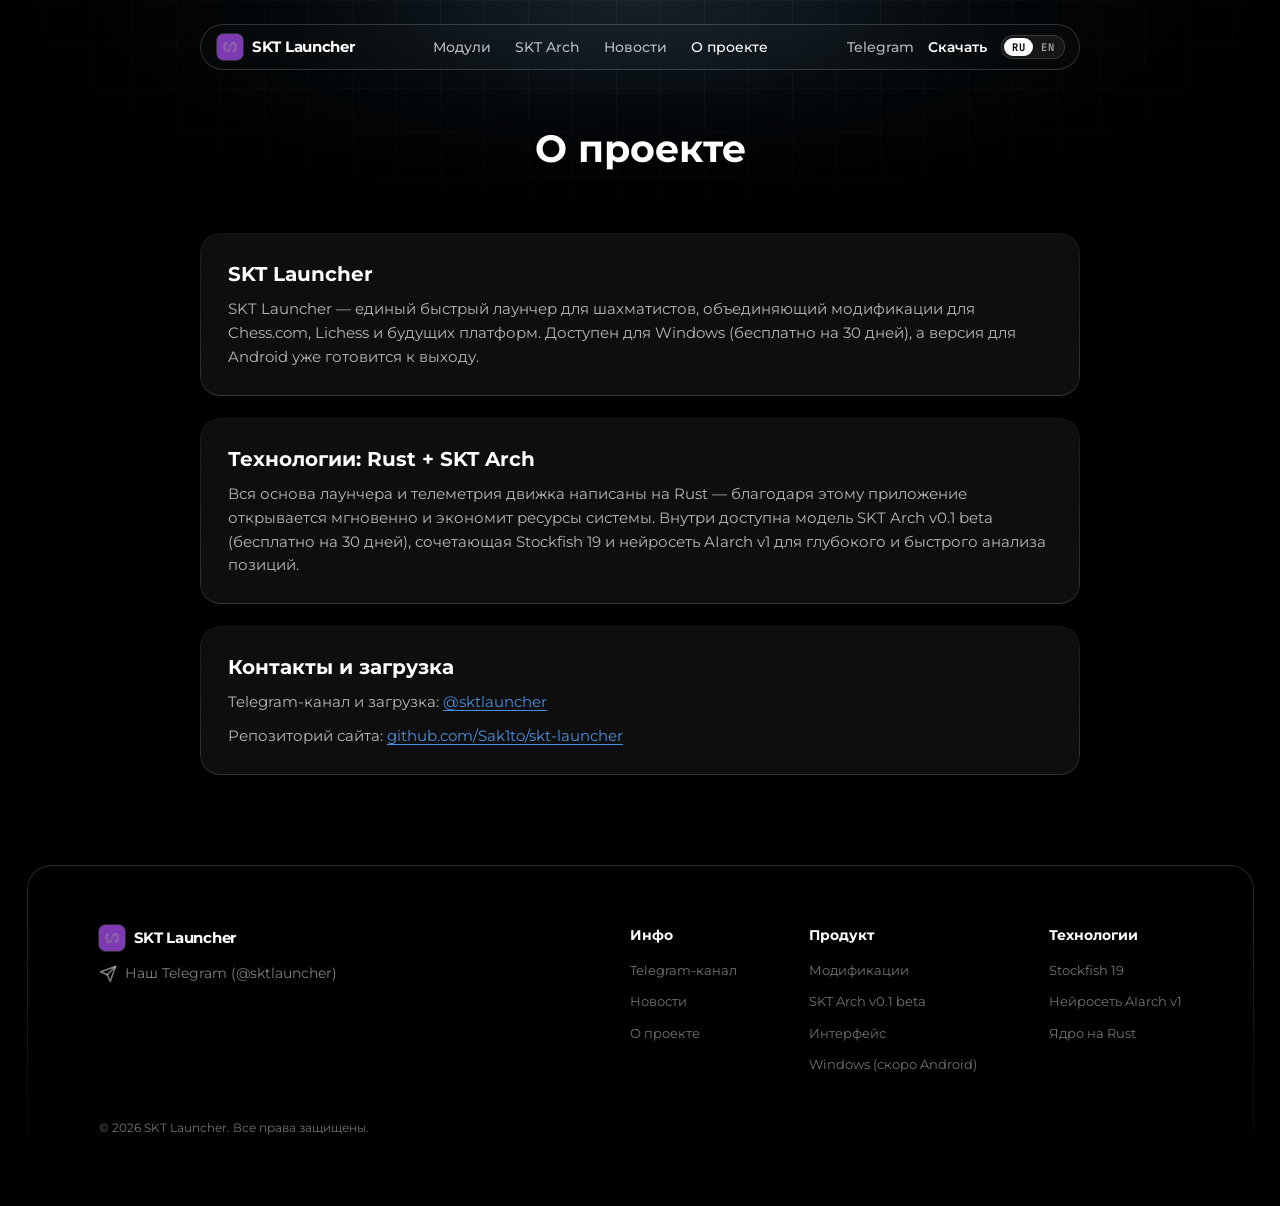
<file: about.html>
<!DOCTYPE html>
<html lang="ru">
<head>
  <meta charset="UTF-8" />
  <meta name="viewport" content="width=device-width, initial-scale=1.0, viewport-fit=cover" />
  <title>О проекте — SKT Launcher</title>
  <meta name="description" content="О проекте SKT Launcher: архитектура на Rust, Stockfish 19, нейросеть AIarch v1 и Telegram-канал @sktlauncher." />
  <meta name="theme-color" content="#000000" />
  <link rel="icon" type="image/png" href="assets/logo-launcher.png" />
  <link rel="preconnect" href="https://fonts.googleapis.com" />
  <link rel="preconnect" href="https://fonts.gstatic.com" crossorigin />
  <link href="https://fonts.googleapis.com/css2?family=Montserrat:wght@400;500;600;700;800&family=JetBrains+Mono:wght@400;500;600;700&display=swap" rel="stylesheet" />
  <link rel="stylesheet" href="style.css?v=6" />
</head>
<body data-title-key="title_about">
  <svg width="0" height="0" style="position:absolute;width:0;height:0;overflow:hidden" aria-hidden="true">
    <defs>
      <symbol id="i-send" viewBox="0 0 24 24"><path d="m22 2-7 20-4-9-9-4Z"/><path d="M22 2 11 13"/></symbol>
      <symbol id="i-win" viewBox="0 0 24 24"><path fill="currentColor" stroke="none" d="M3 5.5 10.8 4.4v7.1H3zm8.8-1.2L21 3v8.5h-9.2zM3 12.5h7.8v7.1L3 18.5zm8.8 0H21V21l-9.2-1.3z"/></symbol>
    </defs>
  </svg>

  <div class="scroll-beam" id="scrollBeam" aria-hidden="true"></div>
  <div class="top-backdrop" aria-hidden="true"></div>

  <header class="q-header">
    <a href="index.html" class="q-brand">
      <span class="logo-mark logo-mark--launcher logo-mark--sm">
        <img src="assets/logo-launcher.png" alt="SKT" width="26" height="26" />
      </span>
      SKT Launcher
    </a>
    <nav class="q-nav">
      <a href="mods.html" data-i18n="nav_mods">Модули</a>
      <a href="arch.html" data-i18n="nav_arch">SKT Arch</a>
      <a href="news.html" data-i18n="nav_news">Новости</a>
      <a href="about.html" class="active" data-i18n="nav_about">О проекте</a>
    </nav>
    <div class="q-actions">
      <a href="https://t.me/sktlauncher" target="_blank" rel="noopener" class="js-download">Telegram</a>
      <a href="https://t.me/sktlauncher" target="_blank" rel="noopener" class="q-actions__dl js-download" data-i18n="nav_dl">Скачать</a>
      <div class="lang-switch" role="group" aria-label="Language">
        <button type="button" class="lang-btn active" data-lang="ru" aria-pressed="true">RU</button>
        <button type="button" class="lang-btn" data-lang="en" aria-pressed="false">EN</button>
      </div>
      <button class="q-burger" id="qBurger" type="button" aria-label="Меню" aria-expanded="false">
        <span></span><span></span><span></span>
      </button>
    </div>
  </header>

  <div class="q-mobile-menu" id="qMobileMenu">
    <a href="index.html" style="--i:0" data-i18n="nav_home">Главная</a>
    <a href="mods.html" style="--i:1" data-i18n="nav_mods">Модули</a>
    <a href="arch.html" style="--i:2">SKT Arch 0.1</a>
    <a href="news.html" style="--i:3" data-i18n="nav_news">Новости</a>
    <a href="about.html" style="--i:4" data-i18n="nav_about">О проекте</a>
    <a href="https://t.me/sktlauncher" target="_blank" rel="noopener" class="q-mobile-menu__cta js-download" style="--i:5" data-i18n="nav_dl_tg">Скачать в Telegram</a>
  </div>

  <main>
    <section class="page-hero">
      <h1 class="anim-rise" style="--d:0.05s" data-i18n="about_h1">О проекте</h1>
    </section>

    <section class="content-stack">
      <article class="glass-card spot anim-rise" style="--d:0.12s">
        <div class="glass-card__pad">
          <h2>SKT Launcher</h2>
          <p data-i18n="ab1_p">
            SKT Launcher — единый быстрый лаунчер для шахматистов, объединяющий модификации для Chess.com,
            Lichess и будущих платформ. Доступен для Windows (бесплатно на 30 дней), а версия для Android уже готовится к выходу.
          </p>
        </div>
      </article>

      <article class="glass-card spot anim-rise" style="--d:0.18s">
        <div class="glass-card__pad">
          <h2 data-i18n="ab2_t">Технологии: Rust + SKT Arch</h2>
          <p data-i18n="ab2_p">
            Вся основа лаунчера и телеметрия движка написаны на Rust — благодаря этому приложение открывается
            мгновенно и экономит ресурсы системы. Внутри доступна модель SKT Arch v0.1 beta (бесплатно на 30 дней),
            сочетающая Stockfish 19 и нейросеть AIarch v1 для глубокого и быстрого анализа позиций.
          </p>
        </div>
      </article>

      <article class="glass-card spot anim-rise" style="--d:0.24s">
        <div class="glass-card__pad">
          <h2 data-i18n="ab3_t">Контакты и загрузка</h2>
          <p><span data-i18n="ab3_tg">Telegram-канал и загрузка:</span> <a href="https://t.me/sktlauncher" target="_blank" rel="noopener" class="ext-link js-download">@sktlauncher</a></p>
          <p><span data-i18n="ab3_gh">Репозиторий сайта:</span> <a href="https://github.com/Sak1to/skt-launcher" target="_blank" rel="noopener" class="ext-link">github.com/Sak1to/skt-launcher</a></p>
        </div>
      </article>
    </section>
  </main>

  <div class="mobile-dock" id="mobileDock">
    <a href="https://t.me/sktlauncher" target="_blank" rel="noopener" class="js-download">
      <svg class="ic" width="16" height="16"><use href="#i-win"/></svg>
      <span data-i18n="dock_cta">Скачать · скоро Android</span>
    </a>
  </div>

  <footer class="q-footer">
    <div class="q-footer__top">
      <div class="q-footer__brand">
        <a href="index.html" class="q-brand">
          <span class="logo-mark logo-mark--launcher logo-mark--sm">
            <img src="assets/logo-launcher.png" alt="" width="26" height="26" />
          </span>
          SKT Launcher
        </a>
        <a href="https://t.me/sktlauncher" target="_blank" rel="noopener" class="q-footer__tg js-download">
          <svg class="ic" width="16" height="16"><use href="#i-send"/></svg>
          <span data-i18n="footer_tg">Наш Telegram (@sktlauncher)</span>
        </a>
      </div>
      <div class="q-footer__cols">
        <div class="q-footer__col">
          <h4 data-i18n="footer_info">Инфо</h4>
          <ul>
            <li><a href="https://t.me/sktlauncher" target="_blank" rel="noopener" class="js-download" data-i18n="footer_tg_ch">Telegram-канал</a></li>
            <li><a href="news.html" data-i18n="nav_news">Новости</a></li>
            <li><a href="about.html" data-i18n="nav_about">О проекте</a></li>
          </ul>
        </div>
        <div class="q-footer__col">
          <h4 data-i18n="footer_product">Продукт</h4>
          <ul>
            <li><a href="mods.html" data-i18n="footer_mods">Модификации</a></li>
            <li><a href="arch.html">SKT Arch v0.1 beta</a></li>
            <li><a href="mods.html#interface" data-i18n="footer_ui">Интерфейс</a></li>
            <li><a href="https://t.me/sktlauncher" target="_blank" rel="noopener" class="js-download" data-i18n="footer_win_and">Windows (скоро Android)</a></li>
          </ul>
        </div>
        <div class="q-footer__col">
          <h4 data-i18n="footer_tech">Технологии</h4>
          <ul>
            <li><a href="arch.html#hybrid">Stockfish 19</a></li>
            <li><a href="arch.html#inside" data-i18n="footer_ai">Нейросеть AIarch v1</a></li>
            <li><a href="about.html" data-i18n="footer_rust">Ядро на Rust</a></li>
          </ul>
        </div>
      </div>
    </div>
    <p class="q-footer__copy">© <span class="js-year">2026</span> <span data-i18n="footer_copy">SKT Launcher. Все права защищены.</span></p>
  </footer>

  <script src="i18n.js?v=6"></script>
  <script src="app.js?v=6"></script>
</body>
</html>
</file>
<file: style.css>
/* =========================================================
   SKT Launcher — Design System v5 (qns.world reference)
   Pure #000 black, Montserrat + JetBrains Mono, monochrome white
   pills, ice-blue atmospheric glows, creative motion choreography,
   cursor specular spotlight & refined mobile-first polish.
   ========================================================= */

:root {
  --bg: #000000;
  --text: #ffffff;
  --text-85: rgba(255, 255, 255, 0.85);
  --text-80: rgba(255, 255, 255, 0.80);
  --text-70: rgba(255, 255, 255, 0.70);
  --text-60: rgba(255, 255, 255, 0.60);
  --text-50: rgba(255, 255, 255, 0.50);
  --text-45: rgba(255, 255, 255, 0.45);

  --glass-nav: rgba(255, 255, 255, 0.02);
  --glass-06: rgba(255, 255, 255, 0.055);
  --glass-10: rgba(255, 255, 255, 0.10);
  --border-10: rgba(255, 255, 255, 0.10);
  --border-17: rgba(255, 255, 255, 0.17);
  --border-20: rgba(255, 255, 255, 0.22);

  --accent: #a5c9db;
  --accent-2: #5f95b6;
  --accent-3: #326891;
  --link-blue: #4a90e2;

  --r-xs: 5px;
  --r-sm: 10px;
  --r-md: 20px;
  --r-lg: 24px;
  --r-pill: 999px;
  --r-header: 35px;

  --font-main: "Montserrat", -apple-system, BlinkMacSystemFont, "Segoe UI", Roboto, sans-serif;
  --font-mono: "JetBrains Mono", ui-monospace, "SFMono-Regular", Menlo, monospace;
  --ease: cubic-bezier(0.22, 1, 0.36, 1);
  --spring: cubic-bezier(0.34, 1.4, 0.64, 1);
}

*, *::before, *::after { box-sizing: border-box; margin: 0; padding: 0; }
html { scroll-behavior: smooth; -webkit-text-size-adjust: 100%; background: var(--bg); }
body {
  background: var(--bg);
  color: var(--text);
  font-family: var(--font-main);
  font-size: 15px;
  line-height: 1.55;
  overflow-x: clip;
  -webkit-font-smoothing: antialiased;
  min-height: 100vh;
}
a { color: inherit; text-decoration: none; }
button { font: inherit; color: inherit; background: none; border: 0; }
img { display: block; max-width: 100%; }
.mono { font-family: var(--font-mono); }
::selection { background: var(--accent); color: #000; }

/* ---------- Scroll Progress Beam ---------- */
.scroll-beam {
  position: fixed;
  top: 0;
  left: 0;
  width: 100%;
  height: 2px;
  transform-origin: 0 50%;
  transform: scaleX(0);
  background: linear-gradient(90deg, rgba(50, 104, 145, 0.4), var(--accent-2), #ffffff);
  box-shadow: 0 0 12px rgba(165, 201, 219, 0.75);
  z-index: 250;
  pointer-events: none;
}

/* ---------- Stroke SVG Icons ---------- */
.ic {
  display: inline-block;
  width: 18px;
  height: 18px;
  flex-shrink: 0;
  fill: none;
  stroke: currentColor;
  stroke-width: 1.9;
  stroke-linecap: round;
  stroke-linejoin: round;
  vertical-align: middle;
}

/* ---------- Crisp Logo Mark ---------- */
.logo-mark {
  position: relative;
  display: inline-grid;
  place-items: center;
  flex-shrink: 0;
  overflow: hidden;
  border-radius: 26%;
  box-shadow: inset 0 1px 0 rgba(255,255,255,0.28), 0 0 0 1px rgba(255,255,255,0.16);
  transition: transform 0.35s var(--spring), box-shadow 0.35s var(--ease);
}
.logo-mark img { width: 100%; height: 100%; object-fit: cover; transform: scale(1.08); pointer-events: none; }
.logo-mark--launcher { background: #5a388c; }
.logo-mark--launcher img { filter: contrast(1.2) brightness(1.07) saturate(1.1); }
.logo-mark--arch { background: #343740; }
.logo-mark--arch img { filter: contrast(1.28) brightness(1.18); }
.logo-mark--xs { width: 22px; height: 22px; border-radius: 6px; }
.logo-mark--sm { width: 26px; height: 26px; border-radius: 7px; }
.logo-mark--md { width: 42px; height: 42px; border-radius: 12px; }
.logo-mark--lg { width: 76px; height: 76px; border-radius: 20px; }
.logo-mark--xl {
  width: 90px;
  height: 90px;
  border-radius: 24px;
  box-shadow:
    inset 0 1px 0 rgba(255,255,255,0.35),
    0 0 0 1px rgba(165,201,219,0.32),
    0 20px 65px -10px rgba(95,149,182,0.55);
  animation: gentleBob 5.5s ease-in-out infinite;
}
@keyframes gentleBob { 50% { transform: translateY(-7px); } }

/* ---------- Top Grid Atmospheric Backdrop ---------- */
.top-backdrop {
  position: fixed;
  top: 0;
  left: 50%;
  transform: translateX(-50%);
  width: min(1440px, 100vw);
  height: 380px;
  pointer-events: none;
  z-index: 0;
  background-image:
    radial-gradient(ellipse 68% 72% at 50% 0%, rgba(95, 149, 182, 0.22) 0%, rgba(50, 104, 145, 0.09) 45%, rgba(0, 0, 0, 0) 78%),
    linear-gradient(to right, rgba(255, 255, 255, 0.036) 1px, transparent 1px),
    linear-gradient(to bottom, rgba(255, 255, 255, 0.036) 1px, transparent 1px);
  background-size: 100% 100%, 44px 44px, 44px 44px;
  -webkit-mask-image: radial-gradient(ellipse 75% 88% at 50% 0%, #000 18%, transparent 78%);
  mask-image: radial-gradient(ellipse 75% 88% at 50% 0%, #000 18%, transparent 78%);
}

main, .q-footer { position: relative; z-index: 2; }

/* ---------- Specular Hover Spotlight (applied via JS to .spot cards) ---------- */
.spot { position: relative; }
.spot::after {
  content: "";
  position: absolute;
  inset: 0;
  border-radius: inherit;
  pointer-events: none;
  background: radial-gradient(320px circle at var(--sx, 50%) var(--sy, 0%), rgba(165, 201, 219, 0.14), transparent 55%);
  opacity: 0;
  transition: opacity 0.35s var(--ease);
  z-index: 0;
}
.spot:hover::after { opacity: 1; }
.spot > * { position: relative; z-index: 1; }

/* ---------- Floating Pill Header ---------- */
.q-header {
  position: fixed;
  top: 24px;
  left: 50%;
  transform: translateX(-50%);
  width: min(880px, calc(100% - 32px));
  height: 46px;
  padding: 0 14px 0 16px;
  display: flex;
  align-items: center;
  justify-content: space-between;
  gap: 14px;
  border-radius: var(--r-header);
  background: var(--glass-nav);
  border: 1px solid var(--border-17);
  backdrop-filter: blur(12px);
  -webkit-backdrop-filter: blur(12px);
  z-index: 120;
  transition: border-color 0.25s, background 0.25s, box-shadow 0.25s;
}
.q-header.scrolled {
  background: rgba(5, 7, 11, 0.78);
  box-shadow: 0 12px 36px -14px rgba(0, 0, 0, 0.9);
}
.q-header:hover { border-color: rgba(255, 255, 255, 0.26); }
.q-brand {
  display: inline-flex;
  align-items: center;
  gap: 9px;
  font-weight: 700;
  font-size: 14.5px;
  letter-spacing: -0.02em;
  color: #fff;
  white-space: nowrap;
}
.q-brand:hover .logo-mark { transform: scale(1.08) rotate(-4deg); }
.q-nav { display: flex; align-items: center; gap: 24px; }
.q-nav a, .q-actions a {
  font-size: 13.5px;
  font-weight: 500;
  color: var(--text-70);
  transition: color 0.2s;
  white-space: nowrap;
}
.q-nav a:hover, .q-nav a.active, .q-actions a:hover { color: #ffffff; }
.q-actions { display: flex; align-items: center; gap: 14px; }
.q-actions__dl { color: #fff !important; font-weight: 600 !important; }
.q-right-mob { display: flex; align-items: center; gap: 10px; }

/* Sleek RU / EN Language Switcher (qns.world glass pill style) */
.lang-switch {
  display: inline-flex;
  align-items: center;
  padding: 2px;
  border-radius: 999px;
  background: rgba(255, 255, 255, 0.06);
  border: 1px solid rgba(255, 255, 255, 0.14);
}
.lang-btn {
  padding: 4px 8px;
  border-radius: 999px;
  font-family: var(--font-mono);
  font-size: 10.5px;
  font-weight: 700;
  letter-spacing: 0.04em;
  color: var(--text-60);
  cursor: pointer;
  line-height: 1;
  transition: background 0.2s, color 0.2s;
}
.lang-btn:hover { color: #fff; }
.lang-btn.active { background: #ffffff; color: #000000; }

.q-burger {
  display: none;
  width: 30px;
  height: 30px;
  position: relative;
  cursor: pointer;
}
.q-burger span {
  position: absolute;
  left: 3px;
  right: 3px;
  height: 2px;
  border-radius: 2px;
  background: #fff;
  transition: transform 0.32s var(--ease), opacity 0.2s, top 0.32s var(--ease);
}
.q-burger span:nth-child(1) { top: 7px; }
.q-burger span:nth-child(2) { top: 14px; }
.q-burger span:nth-child(3) { top: 21px; }
.q-burger.open span:nth-child(1) { top: 14px; transform: rotate(45deg); }
.q-burger.open span:nth-child(2) { opacity: 0; }
.q-burger.open span:nth-child(3) { top: 14px; transform: rotate(-45deg); }

/* Mobile Fullscreen Overlay Menu */
.q-mobile-menu {
  position: fixed;
  inset: 0;
  z-index: 110;
  background: rgba(0, 0, 0, 0.92);
  backdrop-filter: blur(16px);
  -webkit-backdrop-filter: blur(16px);
  display: flex;
  flex-direction: column;
  align-items: center;
  justify-content: center;
  gap: 24px;
  opacity: 0;
  visibility: hidden;
  pointer-events: none;
  transition: opacity 0.3s var(--ease), visibility 0.3s;
}
.q-mobile-menu.open { opacity: 1; visibility: visible; pointer-events: auto; }
.q-mobile-menu a {
  font-size: 23px;
  font-weight: 600;
  color: var(--text-85);
  transform: translateY(16px);
  opacity: 0;
  transition: transform 0.38s var(--ease), opacity 0.38s var(--ease), color 0.2s;
  transition-delay: calc(var(--i, 0) * 0.06s);
}
.q-mobile-menu.open a { transform: none; opacity: 1; }
.q-mobile-menu a:hover { color: var(--accent); }
.q-mobile-menu__cta {
  margin-top: 8px;
  padding: 13px 28px;
  border-radius: 999px;
  background: #ffffff;
  color: #000000 !important;
  font-size: 16px !important;
  font-weight: 700 !important;
}

/* ---------- Buttons & Platform Sub-badge ("Скоро на Android") ---------- */
.btn-pill {
  position: relative;
  overflow: hidden;
  display: inline-flex;
  align-items: center;
  justify-content: center;
  gap: 10px;
  padding: 13px 30px;
  border-radius: 28px;
  background: #ffffff;
  color: #000000;
  font-family: var(--font-main);
  font-size: 15.5px;
  font-weight: 600;
  line-height: 1.2;
  cursor: pointer;
  white-space: nowrap;
  box-shadow: 0 10px 40px -12px rgba(165, 201, 219, 0.58);
  transition: transform 0.28s var(--ease), box-shadow 0.28s var(--ease), background 0.2s;
}
.btn-pill::after {
  content: "";
  position: absolute;
  inset: 0;
  background: linear-gradient(105deg, transparent 30%, rgba(165, 201, 219, 0.65) 50%, transparent 70%);
  transform: translateX(-130%);
  animation: btnSweep 3.8s ease-in-out infinite;
  pointer-events: none;
}
@keyframes btnSweep { 0%, 62% { transform: translateX(-130%); } 100% { transform: translateX(130%); } }
.btn-pill:hover {
  transform: translateY(-2px);
  box-shadow: 0 0 0 6px rgba(165, 201, 219, 0.16), 0 18px 50px -12px rgba(165, 201, 219, 0.88);
}
.btn-pill--lg { padding: 15px 36px; font-size: 16.5px; }
.btn-pill--sm { padding: 10px 22px; font-size: 14px; border-radius: var(--r-sm); width: 100%; box-shadow: none; }
.btn-pill--sm:hover { box-shadow: 0 10px 28px -10px rgba(165, 201, 219, 0.65); }

.btn-ghost {
  display: inline-flex;
  align-items: center;
  justify-content: center;
  gap: 8px;
  padding: 13px 26px;
  border-radius: 28px;
  background: var(--glass-06);
  border: 1px solid var(--border-17);
  color: #fff;
  font-size: 15px;
  font-weight: 500;
  cursor: pointer;
  white-space: nowrap;
  transition: background 0.2s, border-color 0.2s, transform 0.25s var(--ease);
}
.btn-ghost:hover { background: var(--glass-10); border-color: rgba(255, 255, 255, 0.3); transform: translateY(-1px); }

/* Platform Note ("Windows 10/11 · Скоро на Android") */
.os-note {
  display: inline-flex;
  align-items: center;
  justify-content: center;
  flex-wrap: wrap;
  gap: 8px;
  margin-top: 14px;
  padding: 6px 14px;
  border-radius: 999px;
  border: 1px solid rgba(255, 255, 255, 0.09);
  background: rgba(255, 255, 255, 0.025);
  font-family: var(--font-mono);
  font-size: 11.5px;
  color: var(--text-60);
}
.os-note__soon {
  display: inline-flex;
  align-items: center;
  gap: 6px;
  color: var(--accent);
}
.os-note__soon i {
  width: 6px;
  height: 6px;
  border-radius: 50%;
  background: var(--accent);
  box-shadow: 0 0 8px var(--accent);
  animation: pulseDotSoft 2.2s infinite;
}
@keyframes pulseDotSoft { 0%, 100% { opacity: 0.4; } 50% { opacity: 1; } }

/* Mobile Sticky Bottom Quick-Download Pill (qns.world/mobile style) */
.mobile-dock {
  display: none;
  position: fixed;
  left: 50%;
  bottom: calc(16px + env(safe-area-inset-bottom));
  transform: translate(-50%, 90px);
  z-index: 90;
  opacity: 0;
  pointer-events: none;
  transition: transform 0.4s var(--ease), opacity 0.35s;
}
.mobile-dock.visible { transform: translate(-50%, 0); opacity: 1; pointer-events: auto; }
.mobile-dock a {
  display: inline-flex;
  align-items: center;
  gap: 9px;
  padding: 12px 22px;
  border-radius: 999px;
  background: #ffffff;
  color: #000000;
  font-size: 13.5px;
  font-weight: 700;
  box-shadow: 0 12px 38px rgba(0, 0, 0, 0.85), 0 0 0 1px rgba(165, 201, 219, 0.4);
  white-space: nowrap;
}

/* ---------- Animations & Safe Reveal ---------- */
@keyframes heroRise { from { opacity: 0; transform: translateY(18px); } to { opacity: 1; transform: none; } }
@keyframes appTiltIn { from { opacity: 0; transform: perspective(1400px) rotateX(12deg) translateY(26px) scale(0.97); } to { opacity: 1; transform: none; } }
@keyframes glowBreathe { 0% { opacity: 0.55; transform: translate(-50%, -50%) scale(0.95); } 100% { opacity: 0.95; transform: translate(-50%, -50%) scale(1.07); } }
@keyframes orbSpin { to { transform: translate(-50%, -50%) rotate(360deg); } }
@keyframes radarRipple { 0% { transform: translate(-50%, -50%) scale(0.6); opacity: 0.55; } 100% { transform: translate(-50%, -50%) scale(1.65); opacity: 0; } }

.anim-rise { animation: heroRise 0.72s var(--ease) backwards; animation-delay: var(--d, 0s); }
.reveal { transition: opacity 0.65s var(--ease), transform 0.65s var(--ease), filter 0.65s var(--ease); transition-delay: var(--d, 0s); }
.reveal.will-reveal { opacity: 0; transform: translateY(20px); filter: blur(4px); }
.reveal.will-reveal.in { opacity: 1; transform: none; filter: none; }

/* =========================================================
   HOMEPAGE (index.html — mirrors qns.world/)
   ========================================================= */
.home-hero {
  position: relative;
  width: min(940px, calc(100% - 32px));
  margin: 0 auto;
  padding: 108px 0 36px;
  text-align: center;
}
.home-hero__kicker {
  display: inline-flex;
  align-items: center;
  gap: 8px;
  font-family: var(--font-mono);
  font-size: 11.5px;
  font-weight: 600;
  letter-spacing: 0.14em;
  text-transform: uppercase;
  color: var(--accent);
  margin-bottom: 12px;
}
.home-hero__title {
  font-size: clamp(27px, 3.8vw, 42px);
  font-weight: 700;
  line-height: 1.16;
  letter-spacing: -0.025em;
  color: #ffffff;
  margin-bottom: 10px;
}
.home-hero__sub {
  font-size: clamp(14px, 1.3vw, 15.5px);
  font-weight: 400;
  color: var(--text-50);
  max-width: 620px;
  margin: 0 auto 26px;
}

.hero-cta-wrap {
  display: flex;
  flex-direction: column;
  align-items: center;
  margin-top: 26px;
}
.hero-cta-row {
  display: flex;
  align-items: center;
  justify-content: center;
  flex-wrap: wrap;
  gap: 12px;
}

/* Interactive Dual-Device Showcase */
.showcase-wrap {
  position: relative;
  margin: 0 auto;
  width: min(920px, 100%);
  padding: 8px 0 12px;
  animation: appTiltIn 0.9s var(--ease) 0.15s backwards;
}
.showcase-glow {
  position: absolute;
  left: 50%;
  top: 48%;
  width: 82%;
  height: 78%;
  transform: translate(-50%, -50%);
  border-radius: 50%;
  background: radial-gradient(closest-side, rgba(95, 149, 182, 0.34), rgba(50, 104, 145, 0.15) 55%, rgba(0, 0, 0, 0));
  filter: blur(54px);
  pointer-events: none;
  z-index: 0;
  animation: glowBreathe 6.5s ease-in-out infinite alternate;
  transition: background 0.5s;
}
.showcase-wrap.running .showcase-glow {
  background: radial-gradient(closest-side, rgba(165, 201, 219, 0.48), rgba(95, 149, 182, 0.22) 55%, rgba(0, 0, 0, 0));
}

.dual-stage {
  position: relative;
  z-index: 1;
  display: flex;
  align-items: center;
  justify-content: center;
  transition: transform 0.25s ease-out;
}

/* Left Main Desktop Launcher Interactive Mockup */
.pc-window {
  position: relative;
  width: min(670px, 100%);
  margin-right: 215px;
  border-radius: 16px;
  background: #07090f;
  border: 1px solid rgba(255, 255, 255, 0.13);
  box-shadow:
    0 0 0 1px rgba(255, 255, 255, 0.06),
    0 18px 40px -12px rgba(0, 0, 0, 0.85),
    0 40px 95px -30px rgba(95, 149, 182, 0.36);
  overflow: hidden;
  text-align: left;
  transition: box-shadow 0.45s var(--ease), border-color 0.45s;
}
.showcase-wrap.running .pc-window {
  border-color: rgba(165, 201, 219, 0.26);
  box-shadow:
    0 0 0 1px rgba(165, 201, 219, 0.2),
    0 18px 40px -12px rgba(0, 0, 0, 0.85),
    0 44px 115px -24px rgba(95, 149, 182, 0.62);
}

.pc-bar {
  display: flex;
  align-items: center;
  justify-content: space-between;
  padding: 11px 16px;
  background: rgba(255, 255, 255, 0.025);
  border-bottom: 1px solid rgba(255, 255, 255, 0.07);
}
.pc-bar__left { display: flex; align-items: center; gap: 8px; font-size: 12.5px; font-weight: 700; color: #fff; }
.pc-bar__mid { font-family: var(--font-mono); font-size: 10.5px; letter-spacing: 0.14em; text-transform: uppercase; color: var(--text-45); }
.pc-bar__tabs { display: inline-flex; gap: 4px; background: rgba(255, 255, 255, 0.05); padding: 3px; border-radius: 8px; }
.pc-tab { font-size: 11px; font-weight: 600; color: var(--text-60); padding: 4px 10px; border-radius: 6px; cursor: pointer; transition: all 0.2s; }
.pc-tab.active { background: #fff; color: #000; }
.pc-tab--mob-only { display: none; }

/* Living Atmospheric Neural Orb inside Desktop Demo (qns.world/app-demo vibe!) */
.pc-body {
  position: relative;
  min-height: 372px;
  padding: 20px;
  overflow: hidden;
  background:
    radial-gradient(ellipse 85% 75% at 50% 112%, rgba(95, 149, 182, 0.24), transparent 68%),
    #06080e;
}
.demo-orb {
  position: absolute;
  left: 50%;
  bottom: -115px;
  width: 340px;
  height: 340px;
  transform: translateX(-50%);
  border-radius: 50%;
  pointer-events: none;
  background: radial-gradient(circle at 50% 30%, rgba(165, 201, 219, 0.22), rgba(50, 104, 145, 0.12) 45%, transparent 72%);
  border: 1px solid rgba(165, 201, 219, 0.12);
  opacity: 0.55;
  transition: opacity 0.5s, transform 0.6s var(--ease);
}
.showcase-wrap.running .demo-orb { opacity: 1; }
.demo-orb__ring {
  position: absolute;
  left: 50%;
  top: 50%;
  width: 240px;
  height: 240px;
  border-radius: 50%;
  border: 1px dashed rgba(165, 201, 219, 0.22);
  animation: orbSpin 28s linear infinite;
}
.demo-orb__pulse {
  position: absolute;
  left: 50%;
  top: 50%;
  width: 190px;
  height: 190px;
  border-radius: 50%;
  border: 1px solid rgba(165, 201, 219, 0.35);
  opacity: 0;
}
.showcase-wrap.running .demo-orb__pulse { animation: radarRipple 2.8s ease-out infinite; }
.showcase-wrap.running .demo-orb__pulse--2 { animation-delay: 1.4s; }

.pc-pane { position: relative; z-index: 2; display: none; }
.pc-pane.active { display: block; animation: heroRise 0.35s var(--ease); }

.demo-grid { display: grid; grid-template-columns: 1.25fr 0.75fr; gap: 14px; }
.demo-card {
  padding: 16px;
  border-radius: 14px;
  background: rgba(12, 16, 26, 0.72);
  backdrop-filter: blur(10px);
  border: 1px solid rgba(255, 255, 255, 0.1);
}
.demo-card__head { display: flex; align-items: center; gap: 11px; margin-bottom: 10px; }
.demo-card__head b { font-size: 15px; display: block; }
.demo-badge {
  display: inline-block;
  font-family: var(--font-mono);
  font-size: 10px;
  color: var(--accent);
  padding: 2px 7px;
  border-radius: 999px;
  border: 1px solid rgba(165, 201, 219, 0.3);
  background: rgba(165, 201, 219, 0.08);
  margin-left: 5px;
}
.demo-card__desc { font-size: 12.5px; color: var(--text-60); margin-bottom: 12px; line-height: 1.45; }

.demo-srv, .demo-presets { display: flex; gap: 6px; margin-bottom: 10px; }
.srv-btn, .preset-btn {
  flex: 1;
  padding: 7px 8px;
  border-radius: 8px;
  border: 1px solid rgba(255, 255, 255, 0.1);
  background: rgba(255, 255, 255, 0.03);
  font-size: 11.5px;
  font-weight: 600;
  color: var(--text-60);
  cursor: pointer;
  transition: all 0.2s;
}
.preset-btn { font-family: var(--font-mono); font-size: 10.5px; padding: 5px 6px; }
.srv-btn.active, .preset-btn.active {
  background: rgba(165, 201, 219, 0.16);
  border-color: rgba(165, 201, 219, 0.48);
  color: #fff;
}

.demo-launch {
  width: 100%;
  padding: 11px 16px;
  border-radius: 10px;
  background: #ffffff;
  color: #000000;
  font-size: 13px;
  font-weight: 700;
  cursor: pointer;
  display: inline-flex;
  align-items: center;
  justify-content: center;
  gap: 8px;
  transition: background 0.25s, transform 0.2s, box-shadow 0.25s;
}
.demo-launch:hover { transform: translateY(-1px); box-shadow: 0 8px 26px -6px rgba(165, 201, 219, 0.72); }
.demo-launch.on { background: var(--accent); }

.demo-side { display: flex; flex-direction: column; gap: 10px; }
.demo-slot {
  flex: 1;
  padding: 13px 14px;
  border-radius: 13px;
  background: rgba(12, 16, 26, 0.65);
  border: 1px solid rgba(255, 255, 255, 0.08);
  display: flex;
  flex-direction: column;
  justify-content: center;
}
.demo-slot small { font-family: var(--font-mono); font-size: 9.5px; color: var(--text-45); text-transform: uppercase; letter-spacing: 0.08em; }
.demo-slot b { font-family: var(--font-mono); font-size: 14.5px; margin-top: 4px; color: #fff; }
.demo-slot span { font-size: 11px; color: var(--text-50); margin-top: 2px; }
.demo-slot--on b { color: var(--accent); }

.demo-bar {
  margin-top: 7px;
  height: 3px;
  border-radius: 3px;
  background: rgba(255, 255, 255, 0.08);
  overflow: hidden;
}
.demo-bar i {
  display: block;
  height: 100%;
  width: 72%;
  border-radius: inherit;
  background: linear-gradient(90deg, var(--accent-3), var(--accent), #fff);
  transition: width 0.5s var(--ease);
}
.showcase-wrap.running .demo-bar i { animation: barPulse 2.4s ease-in-out infinite alternate; }
@keyframes barPulse { 0% { opacity: 0.75; } 100% { opacity: 1; } }

.demo-status {
  margin-top: 12px;
  padding: 9px 13px;
  border-radius: 10px;
  background: rgba(0, 0, 0, 0.55);
  border: 1px solid rgba(255, 255, 255, 0.08);
  font-family: var(--font-mono);
  font-size: 11px;
  color: var(--text-70);
  display: flex;
  flex-wrap: wrap;
  align-items: center;
  justify-content: space-between;
  gap: 6px 10px;
}
.status-dot { display: inline-block; width: 7px; height: 7px; border-radius: 50%; background: var(--text-45); margin-right: 7px; transition: all 0.25s; }
.showcase-wrap.running .status-dot { background: var(--accent); box-shadow: 0 0 10px var(--accent); }

.pc-shot-img {
  width: 100%;
  height: 332px;
  object-fit: contain;
  border-radius: 10px;
  background: #0a0c12;
  border: 1px solid rgba(255, 255, 255, 0.08);
  cursor: zoom-in;
}
.pc-footer {
  display: flex;
  align-items: center;
  justify-content: space-between;
  padding: 9px 16px;
  border-top: 1px solid rgba(255, 255, 255, 0.06);
  background: rgba(0, 0, 0, 0.42);
  font-family: var(--font-mono);
  font-size: 11px;
  color: var(--text-45);
}

/* Right 3D-Tilted Live Analysis Companion Frame */
.arch-float {
  position: absolute;
  right: 0;
  top: 50%;
  width: 244px;
  transform: translateY(-50%) perspective(950px) rotateY(-15deg) rotateX(3deg);
  border-radius: 26px;
  padding: 12px;
  background: linear-gradient(165deg, #161b26 0%, #090b11 60%, #0e1522 100%);
  border: 1px solid rgba(255, 255, 255, 0.18);
  box-shadow:
    inset 0 1px 0 rgba(255, 255, 255, 0.22),
    -18px 26px 60px rgba(0, 0, 0, 0.92),
    0 20px 60px -18px rgba(95, 149, 182, 0.45);
  text-align: left;
  transition: transform 0.45s var(--ease);
  animation: floatPhone 6.5s ease-in-out infinite;
}
@keyframes floatPhone {
  0%, 100% { transform: translateY(-50%) perspective(950px) rotateY(-15deg) rotateX(3deg); }
  50% { transform: translateY(-53%) perspective(950px) rotateY(-12deg) rotateX(2deg); }
}
.arch-float:hover { animation-play-state: paused; transform: translateY(-52%) perspective(950px) rotateY(-6deg) rotateX(1deg); }
.arch-float__top { display: flex; align-items: center; gap: 8px; margin-bottom: 10px; font-size: 11.5px; font-weight: 700; }
.arch-float__live { margin-left: auto; font-family: var(--font-mono); font-size: 9.5px; color: var(--accent); display: inline-flex; align-items: center; gap: 4px; }
.arch-float__live i { width: 5px; height: 5px; border-radius: 50%; background: var(--accent); animation: pulseDotSoft 1.5s infinite; }
.arch-float__stats { display: grid; grid-template-columns: 1fr 1fr; gap: 6px; margin-top: 10px; font-family: var(--font-mono); }
.arch-float__stat { padding: 7px 8px; border-radius: 10px; background: rgba(255, 255, 255, 0.04); border: 1px solid rgba(255, 255, 255, 0.08); }
.arch-float__stat small { display: block; font-size: 9px; color: var(--text-45); }
.arch-float__stat b { font-size: 13px; color: var(--accent); }
.arch-float__pv {
  margin-top: 8px;
  padding: 7px 9px;
  border-radius: 9px;
  background: rgba(165, 201, 219, 0.08);
  border: 1px solid rgba(165, 201, 219, 0.2);
  font-family: var(--font-mono);
  font-size: 10px;
  color: var(--accent);
  white-space: nowrap;
  overflow: hidden;
  text-overflow: ellipsis;
}

/* ---------- Supported Services Strip ---------- */
.services-strip {
  position: relative;
  width: min(820px, calc(100% - 32px));
  margin: 44px auto 0;
  text-align: center;
}
.services-strip__label { font-size: 14px; font-weight: 500; color: var(--text-70); margin-bottom: 22px; }
.services-strip__icons {
  position: relative;
  display: flex;
  align-items: center;
  justify-content: center;
  flex-wrap: wrap;
  gap: 22px 36px;
  padding: 10px 0 22px;
}
.services-strip__icons::after {
  content: "";
  position: absolute;
  left: 14%;
  right: 14%;
  bottom: 0;
  height: 1px;
  background: linear-gradient(90deg, transparent, rgba(165, 201, 219, 0.28), transparent);
}
.srv-item {
  display: inline-flex;
  align-items: center;
  gap: 8px;
  color: rgba(255, 255, 255, 0.88);
  font-size: 14px;
  font-weight: 700;
  letter-spacing: -0.01em;
  transition: transform 0.28s var(--spring), color 0.25s, filter 0.25s;
}
.srv-item .ic { width: 21px; height: 21px; color: var(--accent); }
.srv-item:hover {
  transform: translateY(-4px) scale(1.06);
  color: #ffffff;
  filter: drop-shadow(0 6px 14px rgba(165, 201, 219, 0.5));
}

/* ---------- "Почему SKT Launcher" 3-Column Glass Card ---------- */
.why-section { width: min(985px, calc(100% - 32px)); margin: 92px auto 0; text-align: center; }
.section-h2 { font-size: clamp(25px, 3.2vw, 34px); font-weight: 600; letter-spacing: -0.02em; margin-bottom: 32px; }
.why-card {
  position: relative;
  border-radius: var(--r-lg);
  padding: 34px 32px 38px;
  background:
    radial-gradient(ellipse 90% 55% at 50% 108%, rgba(95, 130, 196, 0.34), rgba(50, 104, 145, 0.12) 48%, rgba(0, 0, 0, 0) 76%),
    rgba(255, 255, 255, 0.025);
  overflow: hidden;
  text-align: left;
}
.why-card::before {
  content: "";
  position: absolute;
  inset: 0;
  border-radius: inherit;
  padding: 1px;
  background: linear-gradient(180deg, rgba(255, 255, 255, 0.03) 0%, rgba(255, 255, 255, 0.22) 100%);
  -webkit-mask: linear-gradient(#fff 0 0) content-box, linear-gradient(#fff 0 0);
  -webkit-mask-composite: xor;
  mask-composite: exclude;
  pointer-events: none;
}
.why-grid { display: grid; grid-template-columns: 1fr 1px 1fr 1px 1fr; gap: 28px; align-items: stretch; }
.why-divider { background: linear-gradient(180deg, rgba(255, 255, 255, 0.08), rgba(255, 255, 255, 0.42), rgba(255, 255, 255, 0.08)); }
.why-col__ic {
  width: 36px;
  height: 36px;
  border-radius: 10px;
  display: grid;
  place-items: center;
  margin-bottom: 18px;
  background: rgba(165, 201, 219, 0.08);
  border: 1px solid rgba(165, 201, 219, 0.2);
  color: var(--accent);
}
.why-col h3 { font-size: 20px; font-weight: 600; margin-bottom: 10px; letter-spacing: -0.015em; }
.why-col p { font-size: 14px; line-height: 1.62; color: var(--text-50); }

/* ---------- Bottom Starfield CTA ---------- */
.star-cta {
  position: relative;
  margin-top: 84px;
  padding: 112px 20px 116px;
  text-align: center;
  overflow: hidden;
}
.star-cta__canvas { position: absolute; inset: 0; width: 100%; height: 100%; pointer-events: none; z-index: 0; }
.star-cta::before, .star-cta::after { content: ""; position: absolute; left: 0; right: 0; height: 120px; pointer-events: none; z-index: 1; }
.star-cta::before { top: 0; background: linear-gradient(180deg, #000 0%, transparent 100%); }
.star-cta::after { bottom: 0; background: linear-gradient(0deg, #000 0%, transparent 100%); }
.star-cta__inner { position: relative; z-index: 2; max-width: 680px; margin: 0 auto; display: flex; flex-direction: column; align-items: center; }
.star-cta__title { font-size: clamp(26px, 4vw, 40px); font-weight: 500; line-height: 1.18; letter-spacing: -0.02em; margin: 26px 0 12px; }
.star-cta__sub { font-size: 15.5px; color: var(--text-50); margin-bottom: 28px; }

/* =========================================================
   ARCH SHOWCASE PAGE (arch.html — mirrors qns.world/mobile)
   ========================================================= */
.arch-hero {
  position: relative;
  min-height: min(92vh, 880px);
  padding: 110px 20px 48px;
  display: flex;
  flex-direction: column;
  align-items: center;
  justify-content: center;
  text-align: center;
  overflow: hidden;
}
.arch-wave {
  position: absolute;
  top: 50%;
  transform: translateY(-52%);
  width: clamp(160px, 22vw, 320px);
  opacity: 0.72;
  pointer-events: none;
  z-index: 0;
  animation: waveBreathe 8s ease-in-out infinite alternate;
}
.arch-wave--left { left: -24px; }
.arch-wave--right { right: -24px; transform: translateY(-52%) scaleX(-1); animation-name: waveBreatheR; }
@keyframes waveBreathe { 0% { opacity: 0.55; transform: translateY(-52%) translateX(0); } 100% { opacity: 0.88; transform: translateY(-48%) translateX(12px); } }
@keyframes waveBreatheR { 0% { opacity: 0.55; transform: translateY(-52%) scaleX(-1) translateX(0); } 100% { opacity: 0.88; transform: translateY(-48%) scaleX(-1) translateX(12px); } }

.arch-hero__inner { position: relative; z-index: 2; display: flex; flex-direction: column; align-items: center; max-width: 780px; width: 100%; }
.arch-hero__title {
  font-size: clamp(38px, 6.2vw, 68px);
  font-weight: 800;
  line-height: 1.02;
  letter-spacing: -0.03em;
  margin-top: 18px;
  background: linear-gradient(90deg, #ffffff 0%, var(--accent) 42%, #ffffff 80%);
  background-size: 200% auto;
  -webkit-background-clip: text;
  background-clip: text;
  color: transparent;
  animation: shimmerText 6s linear infinite;
}
@keyframes shimmerText { to { background-position: 200% center; } }
.arch-hero__ver { font-size: clamp(20px, 3vw, 32px); font-weight: 700; color: var(--text-45); margin-top: 4px; }
.arch-hero__sub { font-size: 15px; color: var(--text-80); margin: 12px 0 22px; max-width: 520px; }

.arch-3d-stage { position: relative; width: min(640px, 100%); height: clamp(260px, 40vh, 380px); margin-top: 14px; }
.arch-3d-halo {
  position: absolute;
  inset: 6% 12%;
  border-radius: 50%;
  background: radial-gradient(closest-side, rgba(95, 149, 182, 0.45), rgba(50, 104, 145, 0.15) 58%, transparent);
  filter: blur(55px);
  pointer-events: none;
}
.chess3d { position: relative; z-index: 1; width: 100%; height: 100%; cursor: grab; touch-action: pan-y; }
.chess3d__canvas { display: block; width: 100% !important; height: 100% !important; }

.scroll-cue {
  margin-top: 10px;
  font-family: var(--font-mono);
  font-size: 10.5px;
  letter-spacing: 0.2em;
  text-transform: uppercase;
  color: var(--text-45);
  display: flex;
  flex-direction: column;
  align-items: center;
  gap: 8px;
}
.scroll-cue i { width: 1px; height: 24px; background: linear-gradient(180deg, var(--accent), transparent); animation: drip 1.8s ease-in-out infinite; }
@keyframes drip {
  0% { transform: scaleY(0); transform-origin: top; opacity: 0; }
  45% { transform: scaleY(1); transform-origin: top; opacity: 1; }
  100% { transform: scaleY(0); transform-origin: bottom; opacity: 0; }
}

.m-section { width: min(1040px, calc(100% - 32px)); margin: 0 auto; padding: clamp(60px, 9vw, 120px) 0 20px; }
.m-head { text-align: center; max-width: 720px; margin: 0 auto 40px; }
.m-kicker { display: inline-block; font-family: var(--font-mono); font-size: 12.5px; color: var(--accent); margin-bottom: 12px; }
.m-title { font-size: clamp(26px, 4.4vw, 46px); font-weight: 800; line-height: 1.1; letter-spacing: -0.025em; margin-bottom: 14px; }
.m-lead { font-size: 15px; color: var(--text-60); line-height: 1.65; }

/* Animated Comparison Diagram Card with Traveling Light Packet! */
.diagram-card {
  max-width: 740px;
  margin: 0 auto 36px;
  padding: 30px 32px;
  border-radius: 22px;
  background: radial-gradient(ellipse 90% 60% at 50% 105%, rgba(95, 149, 182, 0.18), transparent 65%), #07090e;
  border: 1px solid var(--border-10);
  display: grid;
  gap: 26px;
}
.diag-row__label { font-size: 14px; font-weight: 700; margin-bottom: 12px; color: var(--text-60); }
.diag-row--fast .diag-row__label { color: #ffffff; }
.diag-track { display: flex; align-items: center; gap: 12px; }
.diag-node {
  width: 38px;
  height: 38px;
  border-radius: 10px;
  border: 1px solid rgba(255, 255, 255, 0.16);
  display: grid;
  place-items: center;
  color: var(--text-50);
  flex-shrink: 0;
}
.diag-row--fast .diag-node { border-color: var(--accent); color: var(--accent); box-shadow: 0 0 18px -4px rgba(165, 201, 219, 0.5); }
.diag-svg { flex: 1; min-width: 0; width: 100%; height: 52px; overflow: visible; }
.diag-caption { margin-top: 8px; text-align: center; font-family: var(--font-mono); font-size: 11.5px; color: var(--text-45); overflow-wrap: anywhere; }
.diag-row--fast .diag-caption { color: var(--accent); }
.diag-dash { stroke-dasharray: 6 6; animation: dashMove 1.4s linear infinite; }
@keyframes dashMove { to { stroke-dashoffset: -24; } }
@keyframes pulseDot { 0%, 100% { opacity: 0.35; r: 3.5; } 50% { opacity: 1; r: 5; } }
.glow-dot { animation: pulseDot 1.9s ease-in-out infinite; }

/* Comparison Rows */
.cmp-list { display: grid; gap: 14px; }
.cmp-row {
  display: grid;
  grid-template-columns: 220px 1fr 1fr;
  gap: 22px;
  align-items: start;
  padding: 22px 24px;
  border-radius: 18px;
  background: rgba(255, 255, 255, 0.02);
  border: 1px solid var(--border-10);
  overflow: hidden;
  transition: border-color 0.25s;
}
.cmp-row:hover { border-color: rgba(165, 201, 219, 0.25); }
.cmp-row__name { display: flex; align-items: baseline; gap: 10px; font-weight: 700; font-size: 15px; }
.cmp-row__name span { font-family: var(--font-mono); font-size: 12px; color: var(--accent); font-weight: 500; }
.cmp-tag { display: inline-flex; align-items: center; gap: 6px; font-size: 11px; font-weight: 600; padding: 4px 10px; border-radius: 999px; margin-bottom: 8px; }
.cmp-tag--old { color: var(--text-50); border: 1px solid rgba(255, 255, 255, 0.12); background: rgba(255, 255, 255, 0.03); }
.cmp-tag--new { color: #000; background: var(--accent); }
.cmp-old { font-size: 13.5px; color: var(--text-45); text-decoration: line-through; text-decoration-color: rgba(255, 255, 255, 0.25); }
.cmp-new { font-size: 13.5px; color: var(--text-85); }

/* 3x2 Feature Grid */
.feat6-grid { display: grid; grid-template-columns: repeat(3, minmax(0, 1fr)); gap: 16px; }
.feat6-card {
  padding: 24px;
  border-radius: 20px;
  background: rgba(255, 255, 255, 0.025);
  border: 1px solid var(--border-10);
  overflow: hidden;
  transition: border-color 0.25s, transform 0.25s var(--ease);
}
.feat6-card:hover { border-color: rgba(165, 201, 219, 0.35); transform: translateY(-3px); }
.feat6-card__ic {
  width: 40px;
  height: 40px;
  border-radius: 11px;
  background: rgba(165, 201, 219, 0.08);
  border: 1px solid rgba(165, 201, 219, 0.2);
  color: var(--accent);
  display: grid;
  place-items: center;
  margin-bottom: 16px;
}
.feat6-card h3 { font-size: 16.5px; font-weight: 700; margin-bottom: 8px; display: flex; align-items: center; flex-wrap: wrap; gap: 8px; }
.feat6-pill { font-size: 10.5px; font-weight: 700; padding: 2px 9px; border-radius: 999px; background: var(--accent); color: #000; }
.feat6-card p { font-size: 13.5px; color: var(--text-50); line-height: 1.55; }

/* Live Analysis Widget */
.arch-live-split { display: grid; grid-template-columns: minmax(0, 1fr) minmax(0, 1fr); gap: 32px; align-items: center; margin-top: 40px; }
.analysis-box {
  border-radius: 22px;
  padding: 16px;
  background: #080b11;
  border: 1px solid var(--border-17);
  box-shadow: 0 30px 90px -30px rgba(95, 149, 182, 0.35);
}
.analysis-box__top { display: flex; align-items: center; gap: 10px; margin-bottom: 12px; font-family: var(--font-mono); font-size: 12px; color: var(--text-70); }
.analysis-ctrls { margin-left: auto; display: flex; gap: 6px; }
.ctrl-btn {
  width: 28px;
  height: 28px;
  border-radius: 8px;
  border: 1px solid var(--border-17);
  background: rgba(255, 255, 255, 0.04);
  color: var(--text-80);
  display: grid;
  place-items: center;
  cursor: pointer;
  transition: background 0.2s, color 0.2s;
}
.ctrl-btn:hover { background: var(--accent); color: #000; }
.ctrl-btn .ic { width: 13px; height: 13px; }
.analysis-body { display: flex; gap: 10px; align-items: stretch; }
.evalbar { position: relative; width: 22px; border-radius: 7px; overflow: hidden; background: #1b2230; border: 1px solid rgba(255, 255, 255, 0.1); flex-shrink: 0; }
.evalbar__fill { position: absolute; left: 0; right: 0; bottom: 0; height: 55%; background: linear-gradient(180deg, #ffffff 0%, var(--accent) 100%); transition: height 0.75s var(--ease); }
.evalbar span { position: absolute; left: 50%; bottom: 10px; transform: translateX(-50%) rotate(-90deg); font-family: var(--font-mono); font-size: 9px; font-weight: 700; color: #000; white-space: nowrap; }

.miniboard {
  position: relative;
  flex: 1;
  aspect-ratio: 1 / 1;
  border-radius: 10px;
  overflow: hidden;
  border: 1px solid rgba(255, 255, 255, 0.1);
  display: grid;
  grid-template-columns: repeat(8, 1fr);
  grid-template-rows: repeat(8, 1fr);
  background: #121722;
}
.miniboard .sq.l { background: #263142; }
.miniboard .sq.d { background: #131823; }
.miniboard .sq.from { background: rgba(95, 149, 182, 0.45) !important; }
.miniboard .sq.to { background: rgba(165, 201, 219, 0.38) !important; }
.miniboard .p {
  position: absolute;
  top: 0;
  left: 0;
  width: 12.5%;
  height: 12.5%;
  display: grid;
  place-items: center;
  pointer-events: none;
  transition: transform 0.5s var(--ease), opacity 0.35s;
  z-index: 2;
}
.miniboard .p svg { width: 86%; height: 86%; filter: drop-shadow(0 2px 3px rgba(0, 0, 0, 0.6)); }
.miniboard .p.gone { opacity: 0; transform: scale(0.4) !important; }
.miniboard svg.arrows { position: absolute; inset: 0; width: 100%; height: 100%; pointer-events: none; z-index: 3; }

.analysis-stats { display: grid; grid-template-columns: repeat(3, 1fr); gap: 8px; margin-top: 10px; }
.analysis-stat { padding: 9px 11px; border-radius: 11px; background: rgba(255, 255, 255, 0.035); border: 1px solid var(--border-10); font-family: var(--font-mono); }
.analysis-stat small { display: block; font-size: 10px; color: var(--text-45); }
.analysis-stat b { font-size: 14.5px; color: #fff; }
.analysis-stat--hi b { color: var(--accent); }
.analysis-pvs { display: grid; gap: 6px; margin-top: 8px; font-family: var(--font-mono); font-size: 11.5px; }
.pv-line { display: flex; align-items: center; gap: 8px; padding: 7px 10px; border-radius: 9px; background: rgba(165, 201, 219, 0.07); border: 1px solid rgba(165, 201, 219, 0.18); color: #dcebf3; overflow: hidden; }
.pv-line--ai { background: rgba(255, 255, 255, 0.035); border-color: rgba(255, 255, 255, 0.1); color: var(--text-70); }
.pv-tag { flex-shrink: 0; font-size: 9.5px; font-weight: 700; padding: 2px 6px; border-radius: 5px; background: var(--accent); color: #000; }
.pv-line--ai .pv-tag { background: rgba(255, 255, 255, 0.16); color: #fff; }
.pv-txt { white-space: nowrap; overflow: hidden; text-overflow: ellipsis; }

/* 3-Step Vertical Glowing Timeline */
.steps-timeline { position: relative; max-width: 520px; margin: 0 auto; display: grid; gap: 32px; }
.steps-timeline::before { content: ""; position: absolute; left: 22px; top: 22px; bottom: 22px; width: 2px; background: linear-gradient(180deg, var(--accent) 0%, rgba(165, 201, 219, 0.18) 100%); }
.step-item { position: relative; display: flex; align-items: flex-start; gap: 18px; }
.step-num {
  position: relative;
  z-index: 1;
  width: 46px;
  height: 46px;
  border-radius: 50%;
  flex-shrink: 0;
  display: grid;
  place-items: center;
  font-size: 16px;
  font-weight: 700;
  border: 1px solid rgba(255, 255, 255, 0.14);
  background: #070a0f;
  color: var(--text-50);
  transition: all 0.35s var(--ease);
}
.step-item.active .step-num, .step-item:first-child .step-num { background: var(--accent); color: #000; border-color: var(--accent); box-shadow: 0 0 28px rgba(165, 201, 219, 0.7); }
.step-body h3 { font-size: 17.5px; font-weight: 700; margin-bottom: 4px; color: var(--text-70); transition: color 0.3s; }
.step-item.active .step-body h3, .step-item:first-child .step-body h3 { color: #fff; }
.step-body p { font-size: 14px; color: var(--text-45); }

/* =========================================================
   MODS & DOWNLOADS PAGE (mods.html)
   ========================================================= */
.page-hero { width: min(980px, calc(100% - 32px)); margin: 0 auto; padding: 120px 0 28px; text-align: center; }
.page-hero h1 { font-size: clamp(26px, 3.6vw, 38px); font-weight: 700; margin-bottom: 10px; }
.page-hero p { font-size: 15px; color: var(--text-60); }

.plans-row { width: min(960px, calc(100% - 32px)); margin: 34px auto 0; display: grid; grid-template-columns: repeat(3, minmax(0, 1fr)); gap: 26px; align-items: stretch; }
.plan-card {
  position: relative;
  padding: 36px 24px 26px;
  border-radius: var(--r-md);
  background: var(--glass-06);
  border: 1px solid var(--border-17);
  backdrop-filter: blur(20px);
  -webkit-backdrop-filter: blur(20px);
  text-align: center;
  display: flex;
  flex-direction: column;
  overflow: visible;
  transition: transform 0.3s var(--ease), border-color 0.3s;
}
.plan-card:hover { transform: translateY(-4px); border-color: rgba(255, 255, 255, 0.3); }
.plan-card--featured {
  background: radial-gradient(ellipse 110% 80% at 50% 22%, rgba(95, 130, 196, 0.38), rgba(50, 104, 145, 0.14) 55%, rgba(255, 255, 255, 0.06) 100%);
  border-color: rgba(165, 201, 219, 0.36);
  box-shadow: 0 24px 70px -24px rgba(95, 149, 182, 0.45);
}
.plan-badge {
  position: absolute;
  top: -13px;
  left: 50%;
  transform: translateX(-50%);
  display: inline-flex;
  align-items: center;
  gap: 5px;
  padding: 4px 14px;
  border-radius: 999px;
  background: #ffffff;
  color: #000000;
  font-size: 12px;
  font-weight: 700;
  white-space: nowrap;
  z-index: 3;
}
.plan-badge .ic { width: 13px; height: 13px; color: #326891; }
.plan-sub { font-size: 13px; color: var(--text-70); margin-bottom: 10px; }
.plan-title { font-size: 30px; font-weight: 700; letter-spacing: -0.02em; margin-bottom: 6px; }
.plan-note { font-size: 12.5px; color: var(--text-50); min-height: 20px; margin-bottom: 18px; }
.plan-list { list-style: none; text-align: left; margin-top: 20px; display: grid; gap: 8px; font-size: 13px; color: var(--text-60); }
.plan-list li { display: flex; align-items: flex-start; gap: 8px; }
.plan-list li::before { content: "·"; color: var(--accent); font-weight: 700; }

.ui-switcher-section { width: min(985px, calc(100% - 32px)); margin: 84px auto 0; text-align: center; }
.pill-tabs { display: inline-flex; flex-wrap: wrap; justify-content: center; gap: 10px; margin-bottom: 26px; }
.pill-tab {
  display: inline-flex;
  align-items: center;
  gap: 9px;
  padding: 9px 18px 9px 10px;
  border-radius: 999px;
  background: var(--glass-06);
  border: 1px solid var(--border-17);
  color: var(--text-70);
  font-size: 13.5px;
  font-weight: 600;
  cursor: pointer;
  transition: all 0.25s var(--ease);
}
.pill-tab:hover { border-color: rgba(255, 255, 255, 0.32); color: #fff; }
.pill-tab.active { background: #ffffff; color: #000000; border-color: #ffffff; box-shadow: 0 10px 30px -10px rgba(165, 201, 219, 0.6); }
.ui-shots { position: relative; display: grid; }
.ui-shot { grid-area: 1 / 1; opacity: 0; transform: translateY(12px) scale(0.985); pointer-events: none; transition: opacity 0.4s var(--ease), transform 0.45s var(--ease); }
.ui-shot.active { opacity: 1; transform: none; pointer-events: auto; }
.ui-shot__frame {
  position: relative;
  border-radius: 18px;
  padding: 6px;
  background: linear-gradient(180deg, rgba(255, 255, 255, 0.14), rgba(255, 255, 255, 0.03));
  box-shadow: 0 36px 90px -26px rgba(95, 149, 182, 0.35);
  cursor: zoom-in;
  max-width: 900px;
  margin: 0 auto;
}
.ui-shot__frame img { width: 100%; height: auto; border-radius: 13px; }
.ui-shot figcaption { margin-top: 14px; font-size: 13.5px; color: var(--text-50); }

/* =========================================================
   NEWS & ABOUT PAGES
   ========================================================= */
.content-stack { width: min(880px, calc(100% - 32px)); margin: 16px auto 90px; display: grid; gap: 22px; }
.glass-card {
  position: relative;
  border-radius: var(--r-md);
  background: var(--glass-06);
  backdrop-filter: blur(20px);
  -webkit-backdrop-filter: blur(20px);
  overflow: hidden;
  transition: transform 0.28s var(--ease), box-shadow 0.28s var(--ease);
}
.glass-card::before {
  content: "";
  position: absolute;
  inset: 0;
  border-radius: inherit;
  padding: 1px;
  background: linear-gradient(180deg, rgba(255, 255, 255, 0.04) 0%, rgba(255, 255, 255, 0.16) 100%);
  -webkit-mask: linear-gradient(#fff 0 0) content-box, linear-gradient(#fff 0 0);
  -webkit-mask-composite: xor;
  mask-composite: exclude;
  pointer-events: none;
}
.glass-card:hover { box-shadow: 0 12px 36px rgba(0, 0, 0, 0.55); }
.news-banner { width: 100%; max-height: 320px; object-fit: cover; object-position: top center; border-bottom: 1px solid rgba(255, 255, 255, 0.07); cursor: zoom-in; }
.glass-card__pad { padding: 26px 28px; }
.glass-card h2 { font-size: 20px; font-weight: 700; margin-bottom: 8px; }
.news-date { font-family: var(--font-mono); font-size: 12px; color: var(--text-45); margin-bottom: 12px; display: block; }
.glass-card p { font-size: 14.5px; color: var(--text-70); line-height: 1.65; }
.glass-card p + p { margin-top: 10px; }
.ext-link { color: var(--link-blue); text-decoration: underline; text-underline-offset: 3px; }
.ext-link:hover { color: var(--accent); }

/* ---------- Lightbox ---------- */
.lightbox {
  position: fixed;
  inset: 0;
  z-index: 300;
  display: grid;
  place-items: center;
  padding: 20px;
  background: rgba(0, 0, 0, 0.90);
  backdrop-filter: blur(14px);
  opacity: 0;
  visibility: hidden;
  transition: opacity 0.25s, visibility 0.25s;
}
.lightbox.open { opacity: 1; visibility: visible; }
.lightbox img { max-width: min(1080px, 94vw); max-height: 84vh; border-radius: 14px; border: 1px solid var(--border-20); }
.lightbox__close {
  position: fixed;
  top: 20px;
  right: 20px;
  width: 40px;
  height: 40px;
  border-radius: 50%;
  background: rgba(255, 255, 255, 0.1);
  border: 1px solid var(--border-20);
  color: #fff;
  display: grid;
  place-items: center;
  cursor: pointer;
}

/* ---------- Rounded-Top Footer ---------- */
.q-footer {
  position: relative;
  width: min(1227px, calc(100% - 24px));
  margin: 36px auto 0;
  padding: 60px 72px 68px;
  border-radius: 24px 24px 0 0;
  background: rgba(0, 0, 0, 0.85);
}
.q-footer::before {
  content: "";
  position: absolute;
  inset: 0;
  border-radius: inherit;
  padding: 1px 1px 0 1px;
  background: linear-gradient(180deg, rgba(255, 255, 255, 0.18) 0%, rgba(255, 255, 255, 0) 92%);
  -webkit-mask: linear-gradient(#fff 0 0) content-box, linear-gradient(#fff 0 0);
  -webkit-mask-composite: xor;
  mask-composite: exclude;
  pointer-events: none;
}
.q-footer__top { display: flex; align-items: flex-start; justify-content: space-between; gap: 44px; flex-wrap: wrap; }
.q-footer__brand { display: flex; flex-direction: column; gap: 12px; }
.q-footer__tg { display: inline-flex; align-items: center; gap: 8px; font-size: 13.5px; color: var(--text-50); transition: color 0.2s; }
.q-footer__tg:hover { color: #fff; }
.q-footer__cols { display: flex; gap: 72px; flex-wrap: wrap; }
.q-footer__col h4 { font-size: 13.5px; font-weight: 700; color: #fff; margin-bottom: 12px; }
.q-footer__col ul { list-style: none; display: grid; gap: 8px; }
.q-footer__col a { font-size: 13px; color: var(--text-45); transition: color 0.2s; }
.q-footer__col a:hover { color: #fff; }
.q-footer__copy { margin-top: 44px; font-size: 12px; color: var(--text-45); }

/* =========================================================
   CRAFTED MOBILE EXPERIENCE (<= 900px & <= 768px)
   Compact above-the-fold CTA, clean unified phone demo tab,
   generous card spacing, zero crowding, crisp 2-col grids!
   ========================================================= */
@media (max-width: 900px) {
  .pc-window { margin-right: 0; }
  .arch-float {
    position: relative;
    right: auto;
    top: auto;
    transform: none;
    animation: none;
    width: 100%;
    max-width: 380px;
    margin: 16px auto 0;
  }
  .arch-float:hover { transform: none; }
  .dual-stage { flex-direction: column; }
  .why-grid { grid-template-columns: 1fr; gap: 20px; }
  .why-divider { height: 1px; width: 100%; background: linear-gradient(90deg, transparent, rgba(255,255,255,0.2), transparent); }
  .plans-row { grid-template-columns: 1fr; max-width: 370px; gap: 34px; }
  .feat6-grid { grid-template-columns: repeat(2, minmax(0, 1fr)); }
  .cmp-row { grid-template-columns: 1fr; gap: 12px; padding: 18px; }
  .arch-live-split { grid-template-columns: 1fr; }
  .q-footer { padding: 44px 28px 56px; }
  .q-footer__cols { gap: 36px; }
}

@media (max-width: 768px) {
  .q-header { top: 12px; width: calc(100% - 20px); height: 48px; padding: 0 12px 0 14px; }
  .q-nav, .q-actions a { display: none; }
  .q-actions { display: flex; gap: 10px; }
  .q-burger { display: block; }
  .mobile-dock { display: block; }

  /* Homepage Mobile: CTA visible right after sleek compact interactive app card! */
  .home-hero { width: calc(100% - 24px); padding: 78px 0 20px; }
  .home-hero__kicker { font-size: 10.5px; margin-bottom: 8px; }
  .home-hero__title { font-size: clamp(23px, 6.8vw, 30px); margin-bottom: 8px; }
  .home-hero__sub { font-size: 13.5px; margin-bottom: 18px; line-height: 1.5; }

  /* Pull primary Download CTA & Android note cleanly UP on mobile via flex order! */
  .home-hero { display: flex; flex-direction: column; align-items: center; }
  .hero-cta-wrap { order: 3; margin-top: 0; margin-bottom: 22px; width: 100%; }
  .showcase-wrap { order: 4; padding: 0; width: 100%; }
  .hero-cta-row { width: 100%; flex-direction: column; gap: 10px; }
  .hero-cta-row .btn-pill, .hero-cta-row .btn-ghost { width: 100%; max-width: 100%; padding: 13px 20px; font-size: 15px; }
  .os-note { font-size: 11px; padding: 5px 12px; margin-top: 10px; }

  /* On mobile, hide duplicate right floating phone & integrate live analysis cleanly into tab 2 ("Анализ")! */
  .arch-float { display: none; }
  .pc-tab--mob-only { display: inline-block; }
  .pc-window { border-radius: 18px; }
  .pc-bar { padding: 10px 12px; flex-direction: column; align-items: stretch; gap: 9px; }
  .pc-bar__left { justify-content: center; }
  .pc-bar__mid { display: none; }
  .pc-bar__tabs { width: 100%; display: grid; grid-template-columns: repeat(4, 1fr); gap: 3px; }
  .pc-tab { padding: 6px 4px; font-size: 10.5px; text-align: center; }
  .pc-body { padding: 14px; min-height: auto; }
  .demo-grid { grid-template-columns: minmax(0, 1fr); gap: 10px; }
  .demo-card { padding: 14px; }
  .demo-side { display: grid; grid-template-columns: 1fr 1fr; gap: 8px; }
  .demo-slot:last-child { grid-column: 1 / -1; }
  .demo-slot { padding: 11px 12px; }
  .demo-slot b { font-size: 13px; }
  .demo-status { font-size: 10.5px; padding: 8px 10px; }
  .pc-shot-img { height: auto; }
  .pc-footer { font-size: 10px; padding: 8px 12px; }

  /* Services strip: neat 2-column pill grid on mobile */
  .services-strip { width: calc(100% - 24px); margin-top: 34px; }
  .services-strip__label { font-size: 13px; margin-bottom: 14px; }
  .services-strip__icons { display: grid; grid-template-columns: repeat(2, 1fr); gap: 10px; padding: 0 0 18px; }
  .srv-item {
    justify-content: center;
    padding: 10px 12px;
    border-radius: 12px;
    background: rgba(255, 255, 255, 0.03);
    border: 1px solid rgba(255, 255, 255, 0.08);
    font-size: 13px;
  }
  .srv-item .ic { width: 17px; height: 17px; }

  /* Why Card on mobile */
  .why-section { width: calc(100% - 24px); margin-top: 52px; }
  .section-h2 { font-size: 24px; margin-bottom: 20px; }
  .why-card { padding: 22px 18px 26px; border-radius: 20px; }
  .why-col h3 { font-size: 18px; }
  .why-col p { font-size: 13.5px; }

  /* Starfield CTA on mobile */
  .star-cta { margin-top: 52px; padding: 72px 16px 80px; }
  .star-cta__title { font-size: 25px; margin: 20px 0 10px; }
  .star-cta__sub { font-size: 14px; margin-bottom: 22px; }
  .star-cta .btn-pill { width: 100%; max-width: 320px; }

  /* Arch Mobile */
  .arch-hero { min-height: 0; padding: 82px 16px 32px; }
  .arch-wave { opacity: 0.35; width: 110px; }
  .arch-hero__title { font-size: 38px; margin-top: 14px; }
  .arch-hero__ver { font-size: 20px; }
  .arch-hero__sub { font-size: 13.5px; margin: 10px 0 18px; }
  .arch-hero .btn-pill { width: 100%; max-width: 320px; }
  .arch-3d-stage { height: 250px; margin-top: 10px; }
  .m-section { width: calc(100% - 24px); padding: 48px 0 16px; }
  .m-head { margin-bottom: 26px; }
  .m-title { font-size: 25px; }
  .m-lead { font-size: 13.5px; }
  .diagram-card { padding: 18px 14px; border-radius: 18px; gap: 20px; }
  .diag-node { width: 32px; height: 32px; }
  .diag-caption { font-size: 10.5px; }
  .feat6-grid { grid-template-columns: 1fr; gap: 12px; }
  .feat6-card { padding: 18px; border-radius: 16px; }
  .analysis-box { padding: 12px; border-radius: 18px; }
  .analysis-stat { padding: 8px; }
  .analysis-stat b { font-size: 13px; }
  .analysis-pvs { font-size: 10.5px; }

  /* Mods Mobile */
  .page-hero { width: calc(100% - 24px); padding: 84px 0 20px; }
  .page-hero h1 { font-size: 25px; }
  .page-hero p { font-size: 13.5px; }
  .plans-row { width: calc(100% - 24px); margin-top: 28px; }
  .plan-card { padding: 34px 20px 22px; }
  .ui-switcher-section { width: calc(100% - 24px); margin-top: 56px; }
  .pill-tabs { width: 100%; display: grid; grid-template-columns: 1fr 1fr; gap: 8px; }
  .pill-tab { justify-content: center; padding: 9px 10px; font-size: 13px; }

  /* News & About Mobile */
  .content-stack { width: calc(100% - 24px); margin: 12px auto 60px; gap: 16px; }
  .glass-card__pad { padding: 18px; }
  .glass-card h2 { font-size: 18px; }

  /* Footer Mobile: crisp 2-col links grid + safe bottom space for sticky dock */
  .q-footer { width: calc(100% - 16px); padding: 34px 20px calc(76px + env(safe-area-inset-bottom)); }
  .q-footer__top { gap: 28px; }
  .q-footer__cols { width: 100%; display: grid; grid-template-columns: 1fr 1fr; gap: 24px 18px; }
  .q-footer__copy { margin-top: 30px; }
}

@media (prefers-reduced-motion: reduce) {
  *, *::before, *::after {
    animation-duration: 0.001ms !important;
    animation-iteration-count: 1 !important;
    transition-duration: 0.001ms !important;
  }
  html { scroll-behavior: auto; }
}
</file>
